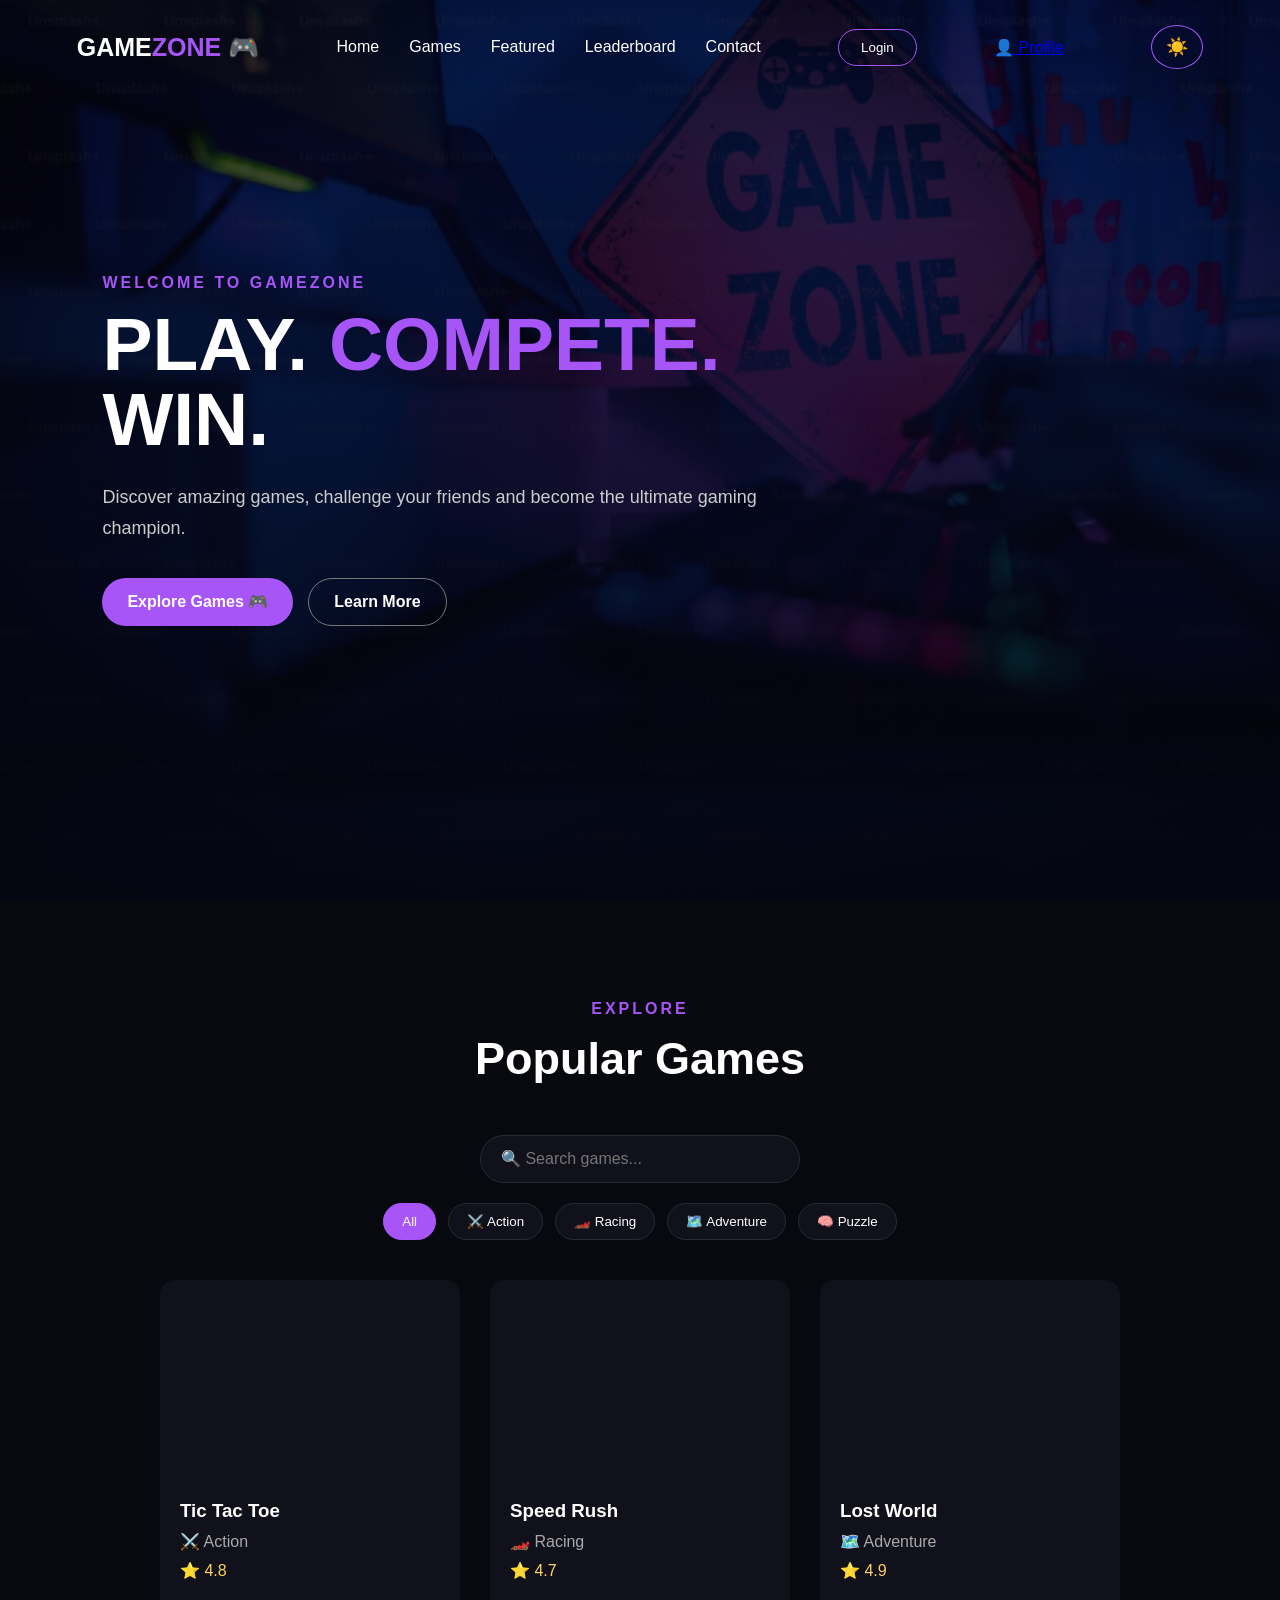
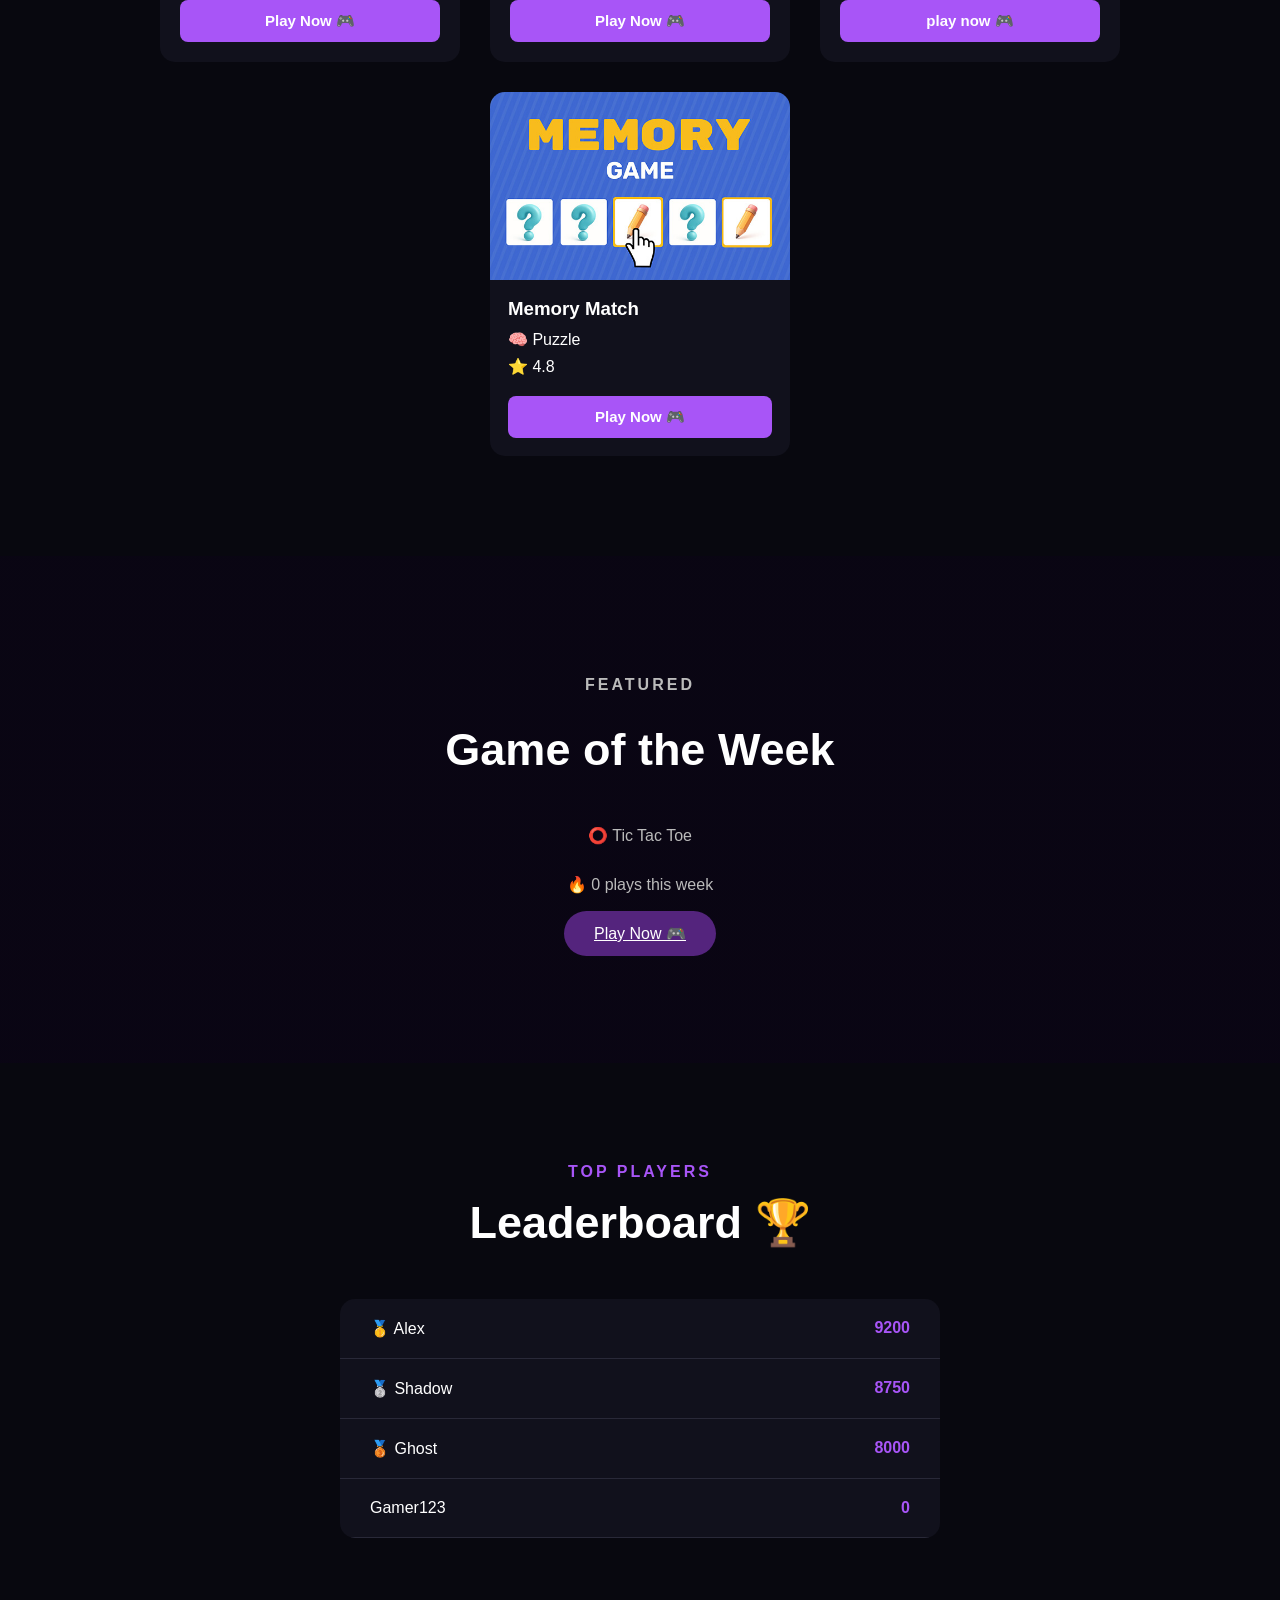
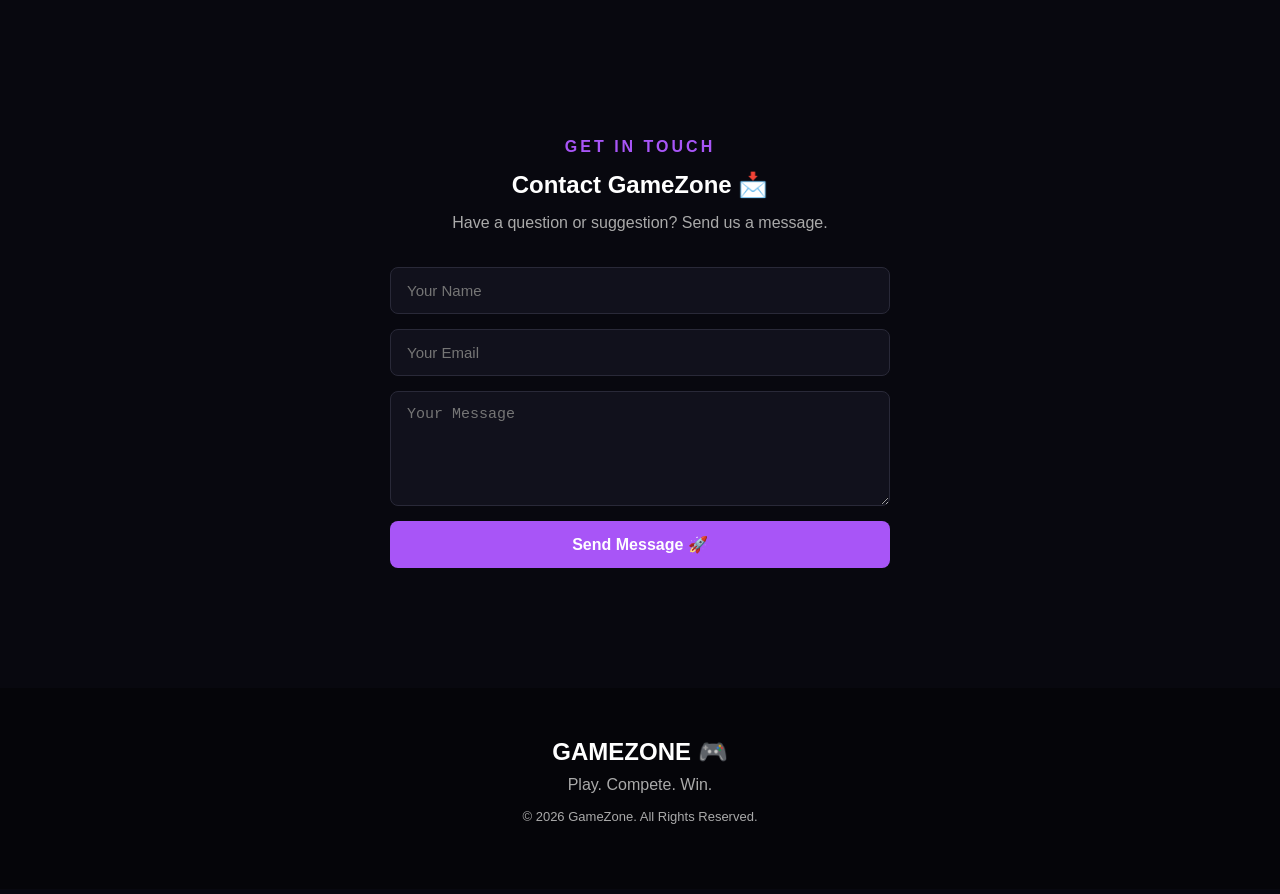
<file: index.html>
<!DOCTYPE html>
<html lang="en">

<head>
    <meta charset="UTF-8">
    <meta name="viewport" content="width=device-width, initial-scale=1.0">

    <title>GameZone | Play. Compete. Win.</title>

    <link rel="stylesheet" href="style.css">
</head>


<body>

    <!-- LOADING SCREEN -->

<div class="loader" id="loader">

    <div class="loader-content">

        <div class="loader-logo">
            GAME<span>ZONE</span> 🎮
        </div>

        <div class="loading-bar">
            <div class="loading-progress"></div>
        </div>

        <p>Loading GameZone...</p>

    </div>

</div>

    <!-- NAVBAR -->

    <header>
        <nav class="navbar">

            <a href="#" class="logo">
                GAME<span>ZONE</span> 🎮
            </a>

            <button class="menu-toggle" id="menuToggle">☰</button>

            <ul class="nav-links">
                <li><a href="#home">Home</a></li>
                <li><a href="#games">Games</a></li>
                <li><a href="#featured">Featured</a></li>
                <li><a href="#leaderboard">Leaderboard</a></li>
                <li><a href="#contact">Contact</a></li>
            </ul>

            <button class="login-btn">Login</button> 
            <a href="profile.html" class="profile-btn">
                👤 Profile
            </a>
            <button id="themeToggle" class="theme-btn">☀️</button>


        </nav>
    </header>


    <!-- HERO SECTION -->

    <main>

        <section id="home" class="hero">

            <div class="hero-content">

                <p class="small-title">WELCOME TO GAMEZONE</p>

                <h1>
                    PLAY.
                    <span>COMPETE.</span>
                    WIN.
                </h1>

                <p class="description">
                    Discover amazing games, challenge your friends
                    and become the ultimate gaming champion.
                </p>

                <div class="hero-buttons">

                    <a href="#games" class="play-btn">
                        Explore Games 🎮
                    </a>

                    <a href="#featured" class="learn-btn">
                        Learn More
                    </a>

                </div>

            </div>

        </section>


        <!-- GAMES SECTION -->

        <section id="games" class="games-section scroll-reveal">

            <p class="section-small-title">EXPLORE</p>

            <h2>Popular Games</h2>

            <!-- SEARCH -->

<div class="game-controls">

    <input
        type="text"
        id="gameSearch"
        placeholder="🔍 Search games..."
    >

    <div class="category-buttons">

        <button class="category-btn active" data-category="all">
            All
        </button>

        <button class="category-btn" data-category="action">
            ⚔️ Action
        </button>

        <button class="category-btn" data-category="racing">
            🏎️ Racing
        </button>

        <button class="category-btn" data-category="adventure">
            🗺️ Adventure
        </button>

        <button class="category-btn" data-category="Puzzle">
           🧠 Puzzle 
        </button>

    </div>

</div>

            <div class="game-container">

    <!-- GAME 1 -->
    <div class="game-card"  data-category="action">

        <div class="game-image action"></div>

        <div class="game-info">
            <h3>Tic Tac Toe</h3>
            <p>⚔️ Action</p>
            <span>⭐ 4.8</span>

            <a href="tictactoe.html" class="play-game-btn">
                Play Now 🎮
            </a>
        </div>

    </div>


    <!-- GAME 2 -->
    <div class="game-card" data-category="racing">

        <div class="game-image racing"></div>

        <div class="game-info">
            <h3>Speed Rush</h3>
            <p>🏎️ Racing</p>
            <span>⭐ 4.7</span>

            <a href="speedrush.html" class="play-game-btn">
    Play Now 🎮
</a>
        </div>

    </div>


    <!-- GAME 3 -->
    <div class="game-card" data-category="adventure">

        <div class="game-image adventure"></div>

        <div class="game-info">
            <h3>Lost World</h3>
            <p>🗺️ Adventure</p>
            <span>⭐ 4.9</span>

            <a href="lostworld.html" class="play-game-btn">
                play now 🎮
                </a>
        </div>

    </div>

    <!-- MEMORY MATCH GAME -->

<div class="game-card memory-card">

    <img src="memorymatchimg.jpeg" alt="Memory Match">

    <div class="game-card-content">

        <h3>Memory Match</h3>

        <p>🧠 Puzzle</p>

        <p>⭐ 4.8</p>

        <a href="memorymatch.html" class="play-game-btn">
            Play Now 🎮
        </a>

    </div>

</div>

</div>

        </section>


       <!-- FEATURED SECTION -->

<section id="featured" class="featured scroll-reveal">

    <p class="section-small-title">FEATURED</p>

    <h2>Game of the Week</h2>

    <p id="featuredGameName">
        Loading...
    </p>

    <p id="featuredGamePlays">
        🔥 Loading play count...
    </p>

    <a
        id="featuredPlayButton"
        class="play-now"
        href="#"
    >
        Play Now 🎮
    </a>

</section>


        <!-- LEADERBOARD -->

        <section id="leaderboard" class="leaderboard scroll-reveal">

    <p class="section-small-title">TOP PLAYERS</p>

    <h2>Leaderboard 🏆</h2>

    <div class="leaderboard-box" id="leaderboardBox">

        <div class ="player" data-score="9200">
            <span>Alex</span>
            <strong>9200</strong>
        </div>

        <div class="player" data-score="8750">
            <span>Shadow</span>
            <strong>8750</strong>
        </div>

        <div class="player" data-score="8000">
            <span>Ghost</span>
            <strong>8000</strong>
        </div>

        <div class="player" id="currentPlayer" data-score="0">
            <span>Gamer123</span>
            <strong id="playerScore">0</strong>
        </div>

    </div>

</section>

    </main>

    <!-- CONTACT SECTION -->

<section id="contact" class="contact-section scroll-reveal">

    <p class="section-small-title">GET IN TOUCH</p>

    <h2>Contact GameZone 📩</h2>

    <p class="contact-description">
        Have a question or suggestion? Send us a message.
    </p>

    <form id="contactForm" class="contact-form">

        <input
            type="text"
            id="contactName"
            placeholder="Your Name"
        >

        <input
            type="email"
            id="contactEmail"
            placeholder="Your Email"
        >

        <textarea
            id="contactMessage"
            placeholder="Your Message"
            rows="5"
        ></textarea>

        <button type="submit">
            Send Message 🚀
        </button>

        <p id="contactStatus"></p>

    </form>

</section>


    <!-- FOOTER -->

    <footer>

        <h2>GAMEZONE 🎮</h2>

        <p>
            Play. Compete. Win.
        </p>

        <p class="copyright">
            © 2026 GameZone. All Rights Reserved.
        </p>

    </footer>

    <!-- LOGIN POPUP -->

<div class="login-overlay" id="loginOverlay">

    <div class="login-box">

        <button class="close-login" id="closeLogin">×</button>

        <h2>Welcome Back 🎮</h2>

        <p>Login to your GameZone account</p>

        <input
            type="text"
            id="username"
            placeholder="Username"
        >

        <input
            type="password"
            id="password"
            placeholder="Password"
        >

        <button class="login-submit" id="loginSubmit">
            Login
        </button>

        <p class="login-message" id="loginMessage"></p>

    </div>

</div>

    <!-- BACK TO TOP BUTTON -->

<button id="backToTop" class="back-to-top">
    ↑
</button>

 <script src="script.js"></script>
    

</body>

</html>
</file>
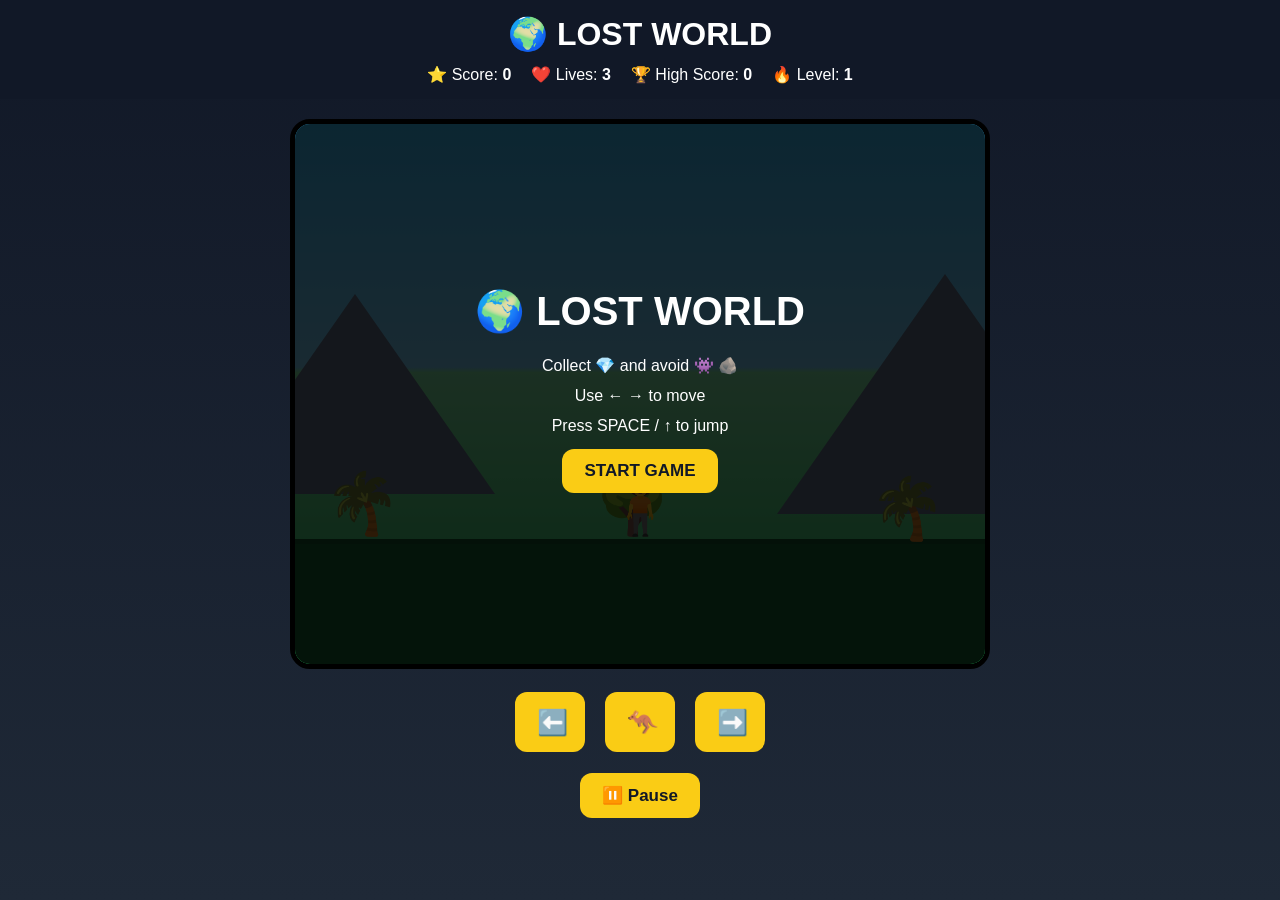
<file: lostworld.html>
<!DOCTYPE html>
<html lang="en">
<head>
    <meta charset="UTF-8">
    <meta name="viewport" content="width=device-width, initial-scale=1.0">
    <title>Lost World | GameZone</title>
    <link rel="stylesheet" href="lostworld.css">
</head>
<body>

<header>
    <h1>🌍 LOST WORLD</h1>

    <div class="game-info">
        <span>⭐ Score: <b id="score">0</b></span>
        <span>❤️ Lives: <b id="lives">3</b></span>
        <span>🏆 High Score: <b id="highScore">0</b></span>
        <span>🔥 Level: <b id="level">1</b></span>
    </div>
</header>

<main>

    <div id="gameArea">

        <div class="mountain mountain1"></div>
        <div class="mountain mountain2"></div>

        <div class="tree tree1">🌴</div>
        <div class="tree tree2">🌴</div>
        <div class="tree tree3">🌳</div>

        <div id="player">🧍</div>

        <div id="treasure">💎</div>

        <div id="enemy">👾</div>

        <div id="obstacle">🪨</div>

        <div id="startScreen">
            <h2>🌍 LOST WORLD</h2>
            <p>Collect 💎 and avoid 👾 🪨</p>
            <p>Use ← → to move</p>
            <p>Press SPACE / ↑ to jump</p>
            <button id="startButton">START GAME</button>
        </div>

        <div id="countdown"></div>

        <div id="pauseScreen">
            <h2>⏸️ PAUSED</h2>
            <button id="resumeButton">RESUME</button>
        </div>

        <div id="gameOverScreen">
            <h2>💀 GAME OVER</h2>
            <p>Your Score: <b id="finalScore">0</b></p>
            <button id="restartButton">PLAY AGAIN</button>
        </div>

    </div>

    <div class="controls">
        <button id="leftButton">⬅️</button>
        <button id="jumpButton">🦘</button>
        <button id="rightButton">➡️</button>
    </div>

    <div class="buttons">
        <button id="pauseButton">⏸️ Pause</button>
    </div>

</main>

<script src="lostworld.js"></script>

</body>
</html>
</file>
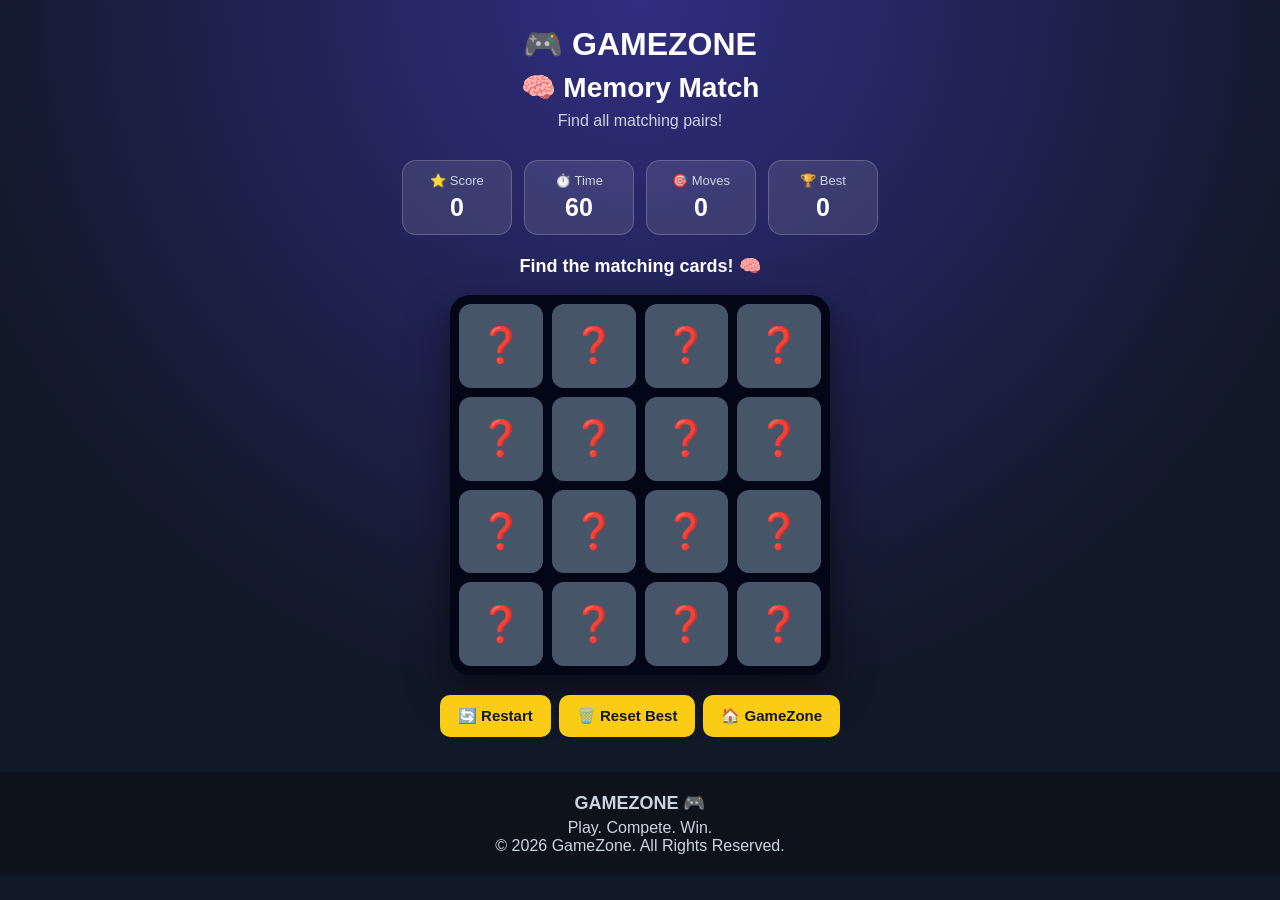
<file: memorymatch.html>
<!DOCTYPE html>
<html lang="en">

<head>
    <meta charset="UTF-8">
    <meta name="viewport" content="width=device-width, initial-scale=1.0">

    <title>Memory Match | GameZone</title>

    <link rel="stylesheet" href="memorymatch.css">
</head>

<body>

    <!-- HEADER -->

    <header>

        <h1>🎮 GAMEZONE</h1>

        <h2>🧠 Memory Match</h2>

        <p>Find all matching pairs!</p>

    </header>


    <!-- GAME INFORMATION -->

    <section class="game-info">

        <div class="info-box">
            <span>⭐ Score</span>
            <strong id="score">0</strong>
        </div>

        <div class="info-box">
            <span>⏱️ Time</span>
            <strong id="timer">60</strong>
        </div>

        <div class="info-box">
            <span>🎯 Moves</span>
            <strong id="moves">0</strong>
        </div>

        <div class="info-box">
            <span>🏆 Best</span>
            <strong id="bestScore">0</strong>
        </div>

    </section>


    <!-- GAME -->

    <main>

        <div id="gameMessage">
            Find the matching cards! 🧠
        </div>


        <!-- CARD BOARD -->

        <div id="gameBoard">

            <button class="card" data-card="0">
                <span class="card-front">❓</span>
                <span class="card-back"></span>
            </button>

            <button class="card" data-card="1">
                <span class="card-front">❓</span>
                <span class="card-back"></span>
            </button>

            <button class="card" data-card="2">
                <span class="card-front">❓</span>
                <span class="card-back"></span>
            </button>

            <button class="card" data-card="3">
                <span class="card-front">❓</span>
                <span class="card-back"></span>
            </button>

            <button class="card" data-card="4">
                <span class="card-front">❓</span>
                <span class="card-back"></span>
            </button>

            <button class="card" data-card="5">
                <span class="card-front">❓</span>
                <span class="card-back"></span>
            </button>

            <button class="card" data-card="6">
                <span class="card-front">❓</span>
                <span class="card-back"></span>
            </button>

            <button class="card" data-card="7">
                <span class="card-front">❓</span>
                <span class="card-back"></span>
            </button>

            <button class="card" data-card="8">
                <span class="card-front">❓</span>
                <span class="card-back"></span>
            </button>

            <button class="card" data-card="9">
                <span class="card-front">❓</span>
                <span class="card-back"></span>
            </button>

            <button class="card" data-card="10">
                <span class="card-front">❓</span>
                <span class="card-back"></span>
            </button>

            <button class="card" data-card="11">
                <span class="card-front">❓</span>
                <span class="card-back"></span>
            </button>

            <button class="card" data-card="12">
                <span class="card-front">❓</span>
                <span class="card-back"></span>
            </button>

            <button class="card" data-card="13">
                <span class="card-front">❓</span>
                <span class="card-back"></span>
            </button>

            <button class="card" data-card="14">
                <span class="card-front">❓</span>
                <span class="card-back"></span>
            </button>

            <button class="card" data-card="15">
                <span class="card-front">❓</span>
                <span class="card-back"></span>
            </button>

        </div>


        <!-- RESULT -->

        <div id="resultBox">

            <h2 id="resultTitle"></h2>

            <p id="resultMessage"></p>

            <button id="playAgainButton">
                🔄 Play Again
            </button>

        </div>


        <!-- BUTTONS -->

        <div class="controls">

            <button id="restartButton">
                🔄 Restart
            </button>

            <button id="resetBestButton">
                🗑️ Reset Best
            </button>

            <button id="backButton">
                🏠 GameZone
            </button>

        </div>

    </main>


    <!-- FOOTER -->

    <footer>

        <p>GAMEZONE 🎮</p>

        <p>Play. Compete. Win.</p>

        <p>© 2026 GameZone. All Rights Reserved.</p>

    </footer>


    <script src="memorymatch.js"></script>

</body>

</html>
</file>
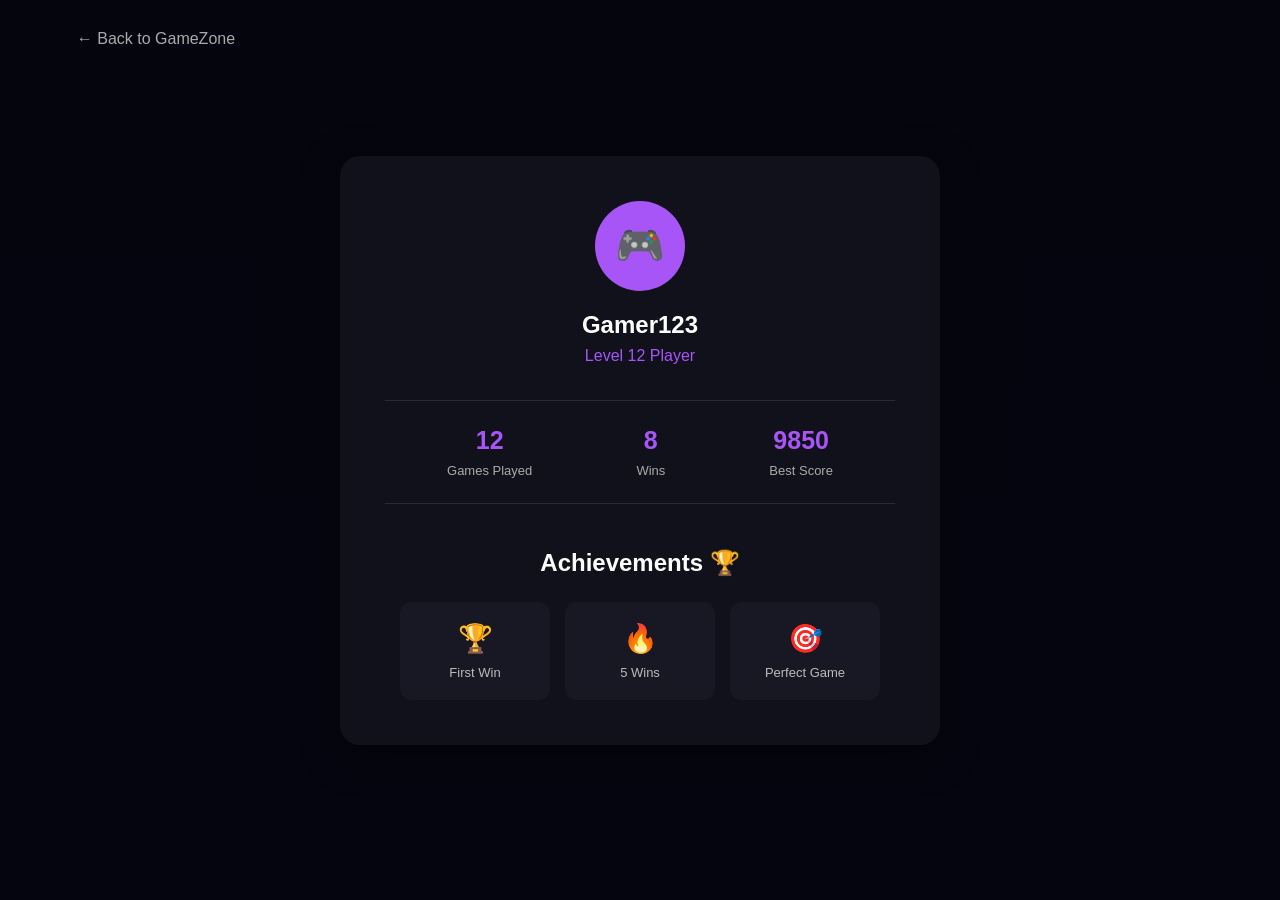
<file: profile.html>
<!DOCTYPE html>
<html lang="en">

<head>
    <meta charset="UTF-8">
    <meta name="viewport" content="width=device-width, initial-scale=1.0">

    <title>GameZone | Player Profile</title>

    <link rel="stylesheet" href="style.css">
</head>

<body>

    <section class="profile-page">

        <a href="index.html" class="back-btn">
            ← Back to GameZone
        </a>

        <div class="profile-card">

            <div class="profile-avatar">
                🎮
            </div>

            <h1>Gamer123</h1>

            <p class="profile-level">
                Level 12 Player
            </p>

            <!-- STATS -->

            <div class="profile-stats">

                <div class="stat">
                    <strong>12</strong>
                    <span>Games Played</span>
                </div>

                <div class="stat">
                    <strong>8</strong>
                    <span>Wins</span>
                </div>

                <div class="stat">
                    <strong>9850</strong>
                    <span>Best Score</span>
                </div>

            </div>


            <!-- ACHIEVEMENTS -->

            <h2>Achievements 🏆</h2>

            <div class="achievements">

                <div class="achievement">
                    🏆
                    <span>First Win</span>
                </div>

                <div class="achievement">
                    🔥
                    <span>5 Wins</span>
                </div>

                <div class="achievement">
                    🎯
                    <span>Perfect Game</span>
                </div>

            </div>

        </div>

    </section>

</body>

</html>
</file>
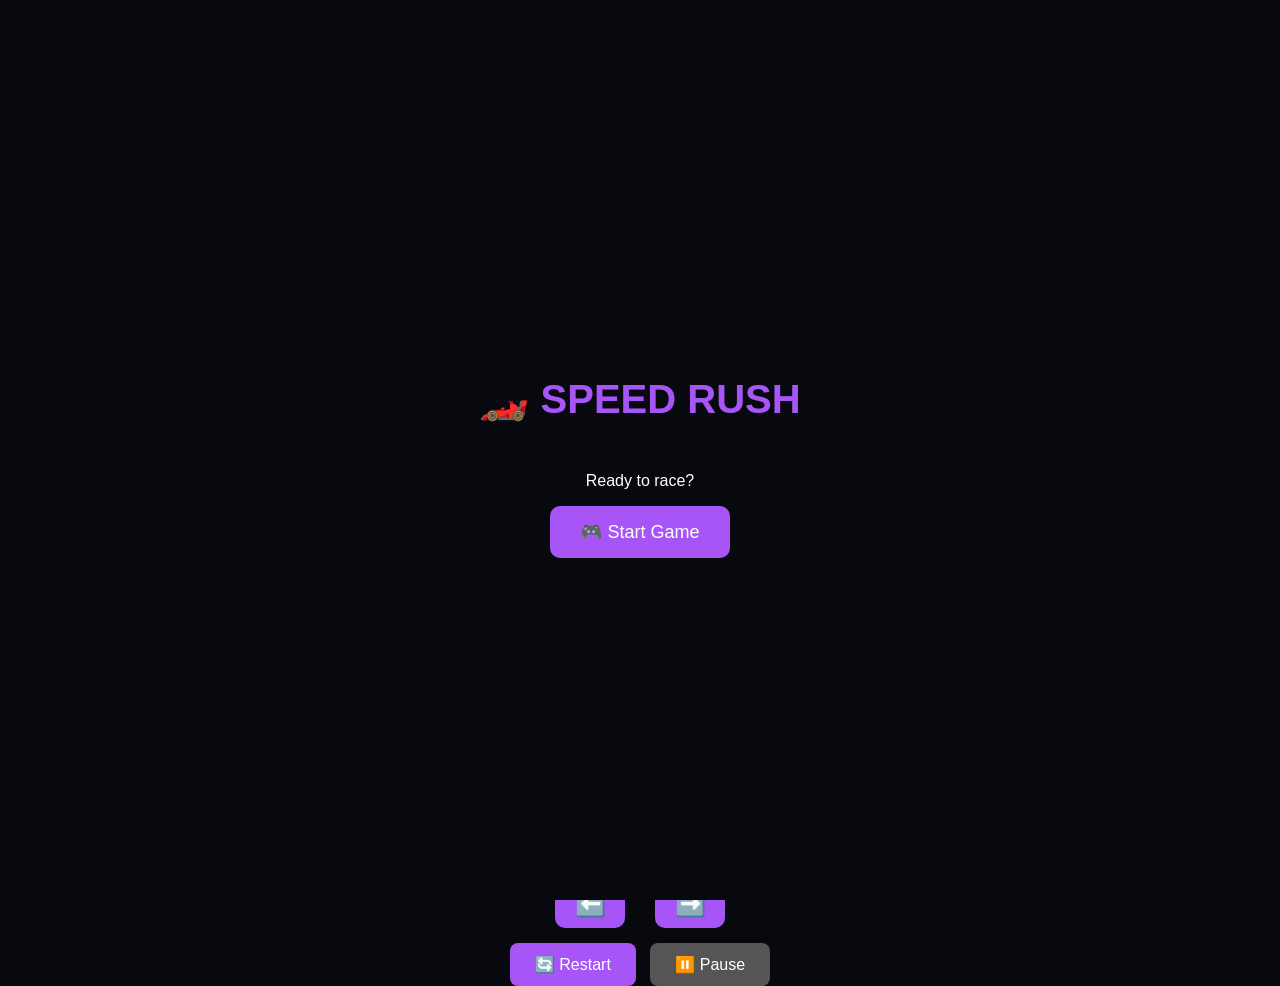
<file: speedrush.html>
<!DOCTYPE html>
<html lang="en">

<head>

    <meta charset="UTF-8">

    <meta name="viewport"
          content="width=device-width, initial-scale=1.0">

    <title>GameZone | Speed Rush</title>

</head>

<style>

body {
    margin: 0;
    background: #08080f;
    color: white;
    font-family: Arial, sans-serif;
    text-align: center;
}

h1 {
    color: #a855f7;
    margin-top: 25px;
}

#raceArea {
    position: relative;

    width: 350px;
    height: 550px;

    margin: 25px auto;

    background: #444;

    border-left: 30px solid #222;
    border-right: 30px solid #222;

    overflow: hidden;
}

#playerCar {
    position: absolute;

    bottom: 30px;
    left: 50%;

    transform: translateX(-50%);

    font-size: 45px;
    z-index:5;

    transition: left 0.15s ease;
}

#obstacle {
    position: absolute;

    top: 20px;
    left: 50%;

    transform: translateX(-50%);

    font-size: 45px;

    z-index: 5;
}

#restartButton {
    padding: 12px 25px;

    border: none;
    border-radius: 8px;

    background: #a855f7;
    color: white;

    font-size: 16px;

    cursor: pointer;
}

#raceArea::before {
    content: "";

    position: absolute;

    left: 50%;
    top: 0;

    transform: translateX(-50%);

    width: 6px;
    height: 100%;

    background: repeating-linear-gradient(
        to bottom,
        white 0px,
        white 50px,
        transparent 50px,
        transparent 100px
    );

    z-index: 1;
}

.mobile-controls {
    display: flex;
    justify-content: center;
    gap: 30px;
    margin: 15px;
}

.mobile-controls button {
    width: 70px;
    height: 50px;

    font-size: 25px;

    border: none;
    border-radius: 10px;

    background: #a855f7;
    color: white;

    cursor: pointer;
}

#startScreen {
    position: fixed;

    top: 0;
    left: 0;

    width: 100%;
    height: 100%;

    background: #08080f;

    display: flex;
    flex-direction: column;

    justify-content: center;
    align-items: center;

    z-index: 1000;
}

#startScreen h2 {
    font-size: 40px;
    color: #a855f7;
}

#startButton {
    padding: 15px 30px;

    border: none;
    border-radius: 10px;

    background: #a855f7;
    color: white;

    font-size: 18px;

    cursor: pointer;
}


#pauseButton {
    padding: 12px 25px;

    border: none;
    border-radius: 8px;

    background: #555;
    color: white;

    font-size: 16px;

    cursor: pointer;

    margin-left: 10px;
}

#gameOverScreen {
    display: none;

    animation: gameOverPop 0.3s ease;

    position: fixed;

    top: 50%;
    left: 50%;

    transform: translate(-50%, -50%);

    width: 300px;

    padding: 30px;

    background: #111;

    border: 2px solid #a855f7;

    border-radius: 15px;

    z-index: 3000;
}

#gameOverScreen h2 {
    color: #ff4444;
}

#finalScore {
    font-size: 40px;
    color: #a855f7;
}

#playAgainButton {
    padding: 12px 25px;

    border: none;
    border-radius: 8px;

    background: #a855f7;

    color: white;

    font-size: 16px;

    cursor: pointer;
}

@keyframes gameOverPop {

    from {
        transform: translate(-50%, -50%) scale(0.5);
        opacity: 0;
    }

    to {
        transform: translate(-50%, -50%) scale(1);
        opacity: 1;
    }

}
#raceArea::after {
    content: "";

    position: absolute;

    top: 0;
    bottom: 0;

    left: 8px;

    width: 5px;

    background: #7b4242;

    z-index: 2;
}

#raceArea::before {
    content: "";

    position: absolute;

    top: 0;
    bottom: 0;

    right: 8px;

    width: 5px;

    background: #ff4444;

    z-index: 2;
}

#raceArea::before,
#raceArea::after {
    display: none;
}

#raceArea {
    box-shadow:
        inset 8px 0 #ff4444,
        inset -8px 0 #ff4444;
}

.center-line {
    position: absolute;

    left: 50%;
    top: 0;

    transform: translateX(-50%);

    width: 6px;
    height: 100%;

    background: repeating-linear-gradient(
        to bottom,
        white 0px,
        white 50px,
        transparent 50px,
        transparent 100px
    );

    z-index: 1;
    animation: roadMove 1s linear infinite;
}

@keyframes roadMove {

    from {
        background-position: 0 0;
    }

    to {
        background-position: 0 100px;
    }

}

#countdown {
    position: fixed;

    top: 50%;
    left: 50%;

    transform: translate(-50%, -50%);

    font-size: 70px;

    font-weight: bold;

    color: #0e0e0f;

    z-index: 2000;

    animation: countdownPop 0.8s ease;
}

@keyframes countdownPop {

    from {
        transform: translate(-50%, -50%) scale(0.3);
        opacity: 0;
    }

    to {
        transform: translate(-50%, -50%) scale(1);
        opacity: 1;
    }

}

#gameStatus {
    font-weight: bold;
    transition: transform 0.2s;
}

@keyframes crashShake {

    0% {
        transform: translate(0, 0);
    }

    25% {
        transform: translate(-8px, 4px);
    }

    50% {
        transform: translate(8px, -4px);
    }

    75% {
        transform: translate(-5px, 3px);
    }

    100% {
        transform: translate(0, 0);
    }

}

#pauseOverlay {
    display: none;

    position: fixed;

    top: 50%;
    left: 50%;

    transform: translate(-50%, -50%);

    font-size: 45px;
    font-weight: bold;

    color: white;

    background: rgba(0, 0, 0, 0.8);

    padding: 25px 35px;

    border-radius: 15px;

    z-index: 2500;
}

#coin {
    position: absolute;

    top: -60px;
    left: 50%;

    transform: translateX(-50%);

    font-size: 35px;

    z-index: 5;
    filter: drop-shadow(0 0 8px gold);

    animation: coinSpin 1s linear infinite;
}

@keyframes coinSpin {

    0% {
        transform: translateX(-50%) rotateY(0deg);
    }

    50% {
        transform: translateX(-50%) rotateY(180deg);
    }

    100% {
        transform: translateX(-50%) rotateY(360deg);
    }

}
</style>


<body>

    <div id="startScreen">

    <h2>🏎️ SPEED RUSH</h2>

    <p>Ready to race?</p>

    <button id="startButton">
        🎮 Start Game
    </button>

</div>

<div id="countdown"></div>

    <h1>🏎️ Speed Rush</h1>

    <p>Use ⬅️ and ➡️ to move</p>


    <div id="raceArea">

        <div class="center-line"></div>

        <div id="playerCar">🚗</div>

        <div id="obstacle">🚧</div>

        <div id="coin">🪙</div>

    </div>


    <p>
        🏆 Score:
        <strong id="score">0</strong>
    </p>

    <p>
    ⚡ Level:
    <strong id="level">1</strong>
    </p>

    <p>
    ❤️ Lives:
    <strong id="lives">❤️❤️❤️</strong>
</p>

    <p>
    🏆 High Score:
    <strong id="highScore">0</strong>
</p>


    <p id="gameStatus">
        🎮 Game Started!
    </p>

    <div class="mobile-controls">

    <button id="leftBtn">⬅️</button>

    <button id="rightBtn">➡️</button>

</div>


    <button id="restartButton">
        🔄 Restart
    </button>

    <button id="pauseButton">
    ⏸️ Pause 
</button>

    <audio id="crashSound" src="crash.mp3"></audio>

    <audio id="coinSound" src="coin.mp4"></audio>

    <div id="gameOverScreen">

    <p>TEST GAME OVER</p>

    <h2>💥 GAME OVER</h2>

    <p>Your Score</p>

    <strong id="finalScore">0</strong>

    <p id="lastScore"></p>

    <p id="bestScore"></p>

    <br><br>

    <button id="playAgainButton">
        🔄 Play Again
    </button>

</div>

<script src="speedrush.js"></script>

</body>

</html>
</file>
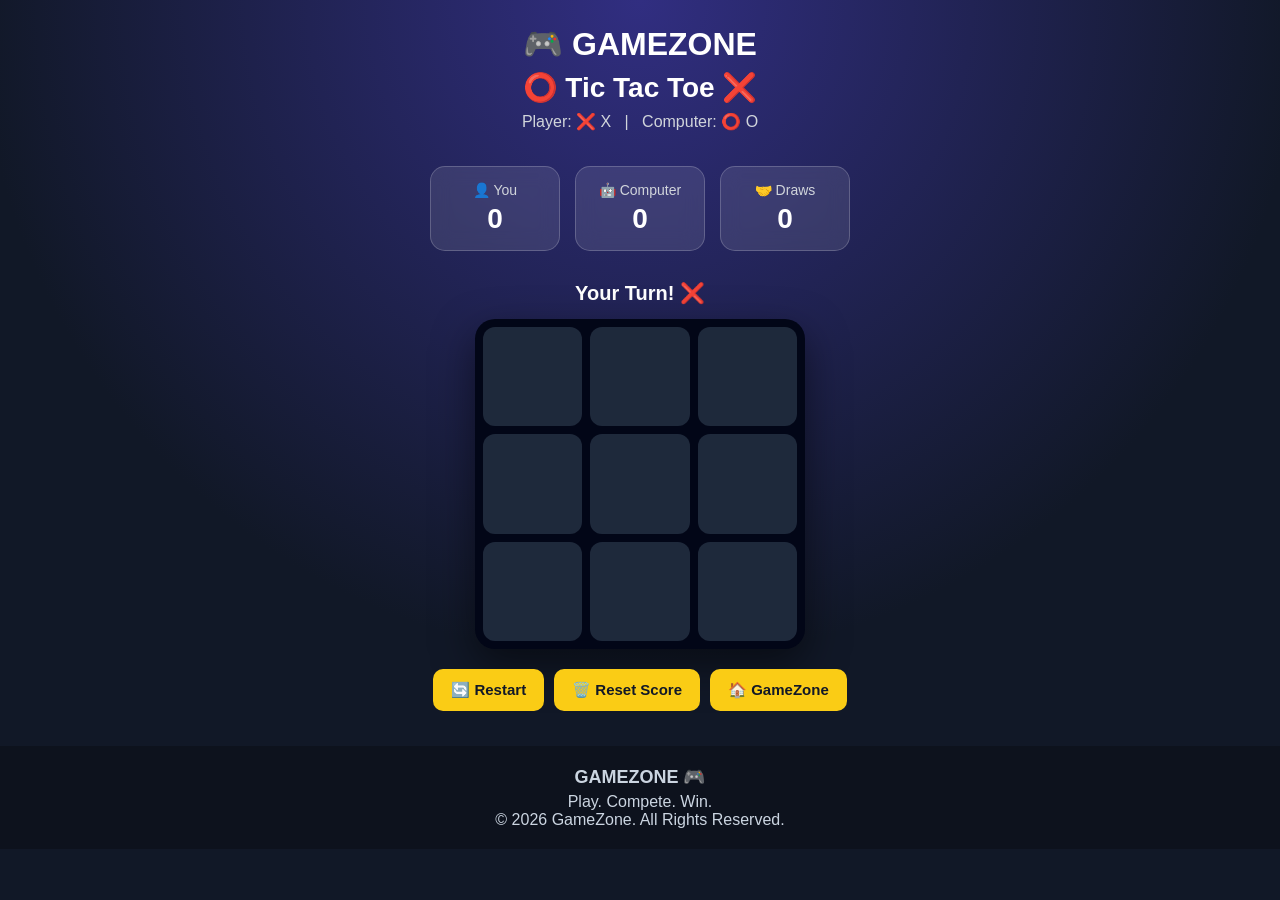
<file: tictactoe.html>
<!DOCTYPE html>
<html lang="en">

<head>
    <meta charset="UTF-8">
    <meta name="viewport" content="width=device-width, initial-scale=1.0">

    <title>Tic Tac Toe | GameZone</title>

    <link rel="stylesheet" href="tictactoe.css">
</head>

<body>

    <!-- HEADER -->
    <header>

        <h1>🎮 GAMEZONE</h1>

        <h2>⭕ Tic Tac Toe ❌</h2>

        <p>Player: ❌ X &nbsp; | &nbsp; Computer: ⭕ O</p>

    </header>


    <!-- SCOREBOARD -->

    <section class="scoreboard">

        <div class="score-card">
            <span>👤 You</span>
            <strong id="playerScore">0</strong>
        </div>

        <div class="score-card">
            <span>🤖 Computer</span>
            <strong id="computerScore">0</strong>
        </div>

        <div class="score-card">
            <span>🤝 Draws</span>
            <strong id="drawScore">0</strong>
        </div>

    </section>


    <!-- GAME -->

    <main>

        <div id="gameMessage">
            Your Turn! ❌
        </div>


        <div id="gameBoard">

            <button class="cell" data-index="0"></button>
            <button class="cell" data-index="1"></button>
            <button class="cell" data-index="2"></button>

            <button class="cell" data-index="3"></button>
            <button class="cell" data-index="4"></button>
            <button class="cell" data-index="5"></button>

            <button class="cell" data-index="6"></button>
            <button class="cell" data-index="7"></button>
            <button class="cell" data-index="8"></button>

        </div>


        <!-- RESULT -->

        <div id="resultBox">

            <h2 id="resultTitle"></h2>

            <p id="resultMessage"></p>

            <button id="playAgainButton">
                🔄 Play Again
            </button>

        </div>


        <!-- CONTROLS -->

        <div class="controls">

            <button id="restartButton">
                🔄 Restart
            </button>

            <button id="resetScoreButton">
                🗑️ Reset Score
            </button>

            <button id="backButton">
                🏠 GameZone
            </button>

        </div>

    </main>


    <!-- FOOTER -->

    <footer>

        <p>GAMEZONE 🎮</p>

        <p>Play. Compete. Win.</p>

        <p>© 2026 GameZone. All Rights Reserved.</p>

    </footer>


    <script src="tictactoe.js"></script>

</body>

</html>
</file>
<file: style.css>
* {
    margin: 0;
    padding: 0;
    box-sizing: border-box;
}

html {
    scroll-behavior: smooth;
}

body {
    font-family: Arial, sans-serif;
    background: #08080f;
    color: white;
}


/* ================= NAVBAR ================= */

header {
    position: absolute;
    width: 100%;
    top: 0;
    left: 0;
    z-index: 100;
    padding: 25px 6%;
}

.navbar {
    display: flex;
    align-items: center;
    justify-content: space-between;
}

.logo {
    color: white;
    text-decoration: none;
    font-size: 25px;
    font-weight: bold;
}

.logo span {
    color: #a855f7;
}

.nav-links {
    display: flex;
    list-style: none;
    gap: 30px;
}

.nav-links a {
    color: white;
    text-decoration: none;
    transition: 0.3s;
}

.nav-links a:hover {
    color: #a855f7;
}

.login-btn {
    padding: 10px 22px;
    border: 1px solid #a855f7;
    background: transparent;
    color: white;
    border-radius: 20px;
    cursor: pointer;
}


/* ================= HERO ================= */

.hero {
    min-height: 100vh;

    display: flex;
    align-items: center;

    padding: 120px 8%;

    background:
        linear-gradient(rgba(5,5,15,0.7), rgba(5,5,15,0.95)),
        url("./gamezone.png");

    background-size: cover;
    background-position: center;
}

.hero-content {
    max-width: 700px;
}

.small-title,
.section-small-title {
    color: #a855f7;
    font-weight: bold;
    letter-spacing: 3px;
    margin-bottom: 15px;
}

.hero h1 {
    font-size: 75px;
    line-height: 1;
    margin-bottom: 25px;
}

.hero h1 span {
    color: #a855f7;
}

.description {
    color: #cccccc;
    font-size: 18px;
    line-height: 1.7;
    margin-bottom: 35px;
}

.hero-buttons {
    display: flex;
    gap: 15px;
}

.play-btn,
.learn-btn {
    text-decoration: none;
    padding: 14px 25px;
    border-radius: 25px;
    font-weight: bold;
}

.play-btn {
    background: #a855f7;
    color: white;
}

.learn-btn {
    border: 1px solid #777;
    color: white;
}


/* ================= GAMES ================= */

.games-section {
    padding: 100px 8%;
    text-align: center;
}

.games-section h2,
.featured h2,
.leaderboard h2 {
    font-size: 45px;
    margin-bottom: 50px;
}

.game-container {
    display: flex;
    justify-content: center;
    gap: 30px;
    flex-wrap: wrap;
}

.game-card {
    width: 300px;
    background: #11111c;
    border-radius: 15px;
    overflow: hidden;
    transition: 0.3s;
}

.game-card:hover {
    transform: translateY(-10px);
}

.game-image {
    height: 200px;
    background-size: cover;
    background-position: center;
}

.action {
    background-image:
        url("https://images.unsplash.com/photo-1511512578047-dfb367046420");
}

.racing {
    background-image:
        url("https://images.unsplash.com/photo-1503736334956-4c8f8e92946d");
}

.adventure {
    background-image:
        url("https://images.unsplash.com/photo-1531297484001-80022131f5a1");
}

.game-info {
    padding: 20px;
    text-align: left;
}

.game-info h3 {
    margin-bottom: 10px;
}

.game-info p {
    color: #aaa;
    margin-bottom: 10px;
}

.game-info span {
    color: #ffd166;
}


/* ================= FEATURED ================= */

.featured {
    padding: 120px 8%;
    text-align: center;

    background:
        linear-gradient(rgba(10,5,20,0.8), rgba(10,5,20,0.9)),
        url("https://images.unsplash.com/photo-1550745165-9bc0b252726f");

    background-size: cover;
    background-position: center;
}

.featured p {
    color: #bbb;
    margin-bottom: 30px;
}

.play-now {
    background: #54247d;
    color: white;
    border: none;
    padding: 14px 30px;
    border-radius: 25px;
    cursor: pointer;
}


/* ================= LEADERBOARD ================= */

.leaderboard {
    padding: 100px 8%;
    text-align: center;
}

.leaderboard-box {
    max-width: 600px;
    margin: auto;
    background: #11111c;
    border-radius: 15px;
    overflow: hidden;
}

.player {
    display: flex;
    justify-content: space-between;
    padding: 20px 30px;
    border-bottom: 1px solid #292938;
}

.player strong {
    color: #a855f7;
}


/* ================= FOOTER ================= */

footer {
    text-align: center;
    padding: 50px 20px;
    background: #050509;
}

footer h2 {
    margin-bottom: 10px;
}

footer p {
    color: #aaa;
    margin-bottom: 15px;
}

.copyright {
    font-size: 13px;
}

/* PLAY GAME BUTTON */

.play-game-btn {
    width: 100%;
    margin-top: 20px;
    padding: 12px;
    border: none;
    border-radius: 8px;

    background: #a855f7;
    color: white;

    font-size: 15px;
    font-weight: bold;

    cursor: pointer;
    transition: 0.3s;

    display: block;
    text-align: center;
    text-decoration: none;
}

.play-game-btn:hover {
    background: #c084fc;
    transform: scale(1.03);
}

/* ================= TIC TAC TOE ================= */

.tic-section {
    min-height: 100vh;

    display: flex;
    flex-direction: column;
    justify-content: center;
    align-items: center;

    background: #08080f;
    text-align: center;
}

.tic-section h1 {
    font-size: 45px;
    margin-bottom: 15px;
}

.game-status {
    color: #a855f7;
    font-size: 20px;
    margin-bottom: 30px;
}

.tic-board {
    width: 330px;
    height: 330px;

    display: grid;
    grid-template-columns: repeat(3, 1fr);

    gap: 8px;
}

.tic-board button {
    border: none;
    border-radius: 10px;

    background: #151521;

    color: white;

    font-size: 50px;
    font-weight: bold;

    cursor: pointer;

    transition: 0.2s;
}

.tic-board button:hover {
    background: #242435;
}

.restart-btn {
    margin-top: 30px;

    padding: 12px 25px;

    border: none;
    border-radius: 25px;

    background: #a855f7;
    color: white;

    font-size: 16px;
    font-weight: bold;

    cursor: pointer;
}

.restart-btn:hover {
    background: #c084fc;
}

.back-btn {
    color: #aaa;
    text-decoration: none;
}

.back-btn:hover {
    color: #a855f7;
}


/* ================= GAME SEARCH ================= */

.game-controls {
    margin-bottom: 40px;
}

#gameSearch {
    width: 320px;
    max-width: 90%;

    padding: 14px 20px;

    background: #11111c;
    border: 1px solid #292938;
    border-radius: 25px;

    color: white;
    font-size: 16px;

    outline: none;
}

#gameSearch:focus {
    border-color: #a855f7;
}

.category-buttons {
    margin-top: 20px;

    display: flex;
    justify-content: center;
    gap: 12px;
    flex-wrap: wrap;
}

.category-btn {
    padding: 10px 18px;

    border: 1px solid #292938;
    border-radius: 20px;

    background: #11111c;
    color: white;

    cursor: pointer;

    transition: 0.3s;
}

.category-btn:hover,
.category-btn.active {
    background: #a855f7;
    border-color: #a855f7;
}

.game-card.hidden {
    display: none;
}

.theme-btn {
    margin-left: 10px;
    padding: 10px 14px;
    border: 1px solid #a855f7;
    border-radius: 50%;
    background: transparent;
    color: white;
    cursor: pointer;
    font-size: 18px;
}

/* ================= LIGHT MODE ================= */

body.light-mode {
    background: #f5f5f5;
    color: #111;
}

body.light-mode .game-card,
body.light-mode .leaderboard-box {
    background: white;
}

body.light-mode .nav-links a {
    color: #111;
}

body.light-mode .description,
body.light-mode .game-info p {
    color: #555;
}

/* ================= LOGIN POPUP ================= */

.login-overlay {
    position: fixed;
    inset: 0;

    background: rgba(0, 0, 0, 0.75);

    display: none;
    justify-content: center;
    align-items: center;

    z-index: 1000;
}

.login-overlay.show {
    display: flex;
}

.login-box {
    width: 380px;
    max-width: 90%;

    background: #11111c;

    padding: 35px;

    border-radius: 15px;

    text-align: center;

    box-shadow: 0 10px 40px rgba(0,0,0,0.5);

    position: relative;
}

.login-box h2 {
    margin-bottom: 10px;
}

.login-box > p {
    color: #aaa;
    margin-bottom: 25px;
}

.login-box input {
    width: 100%;

    padding: 13px 15px;

    margin-bottom: 15px;

    background: #08080f;

    border: 1px solid #292938;

    border-radius: 8px;

    color: white;

    outline: none;
}

.login-box input:focus {
    border-color: #a855f7;
}

.login-submit {
    width: 100%;

    padding: 13px;

    border: none;

    border-radius: 8px;

    background: #a855f7;

    color: white;

    font-weight: bold;

    cursor: pointer;
}

.login-submit:hover {
    background: #c084fc;
}

.close-login {
    position: absolute;

    top: 12px;
    right: 15px;

    background: none;
    border: none;

    color: #aaa;

    font-size: 28px;

    cursor: pointer;
}

.close-login:hover {
    color: white;
}

.login-message {
    margin-top: 15px;
    font-size: 14px;
}


/* ================= PROFILE PAGE ================= */

.profile-page {
    min-height: 100vh;

    display: flex;
    flex-direction: column;
    align-items: center;
    justify-content: center;

    padding: 50px 20px;

    background:
        linear-gradient(
            rgba(5, 5, 15, 0.9),
            rgba(5, 5, 15, 0.98)
        );

    position: relative;
}

.profile-page .back-btn {
    position: absolute;
    top: 30px;
    left: 6%;

    color: #aaa;
    text-decoration: none;
}

.profile-page .back-btn:hover {
    color: #a855f7;
}

.profile-card {
    width: 600px;
    max-width: 95%;

    background: #11111c;

    padding: 45px;

    border-radius: 20px;

    text-align: center;

    box-shadow: 0 10px 40px rgba(0, 0, 0, 0.4);
}

.profile-avatar {
    width: 90px;
    height: 90px;

    margin: 0 auto 20px;

    display: flex;
    align-items: center;
    justify-content: center;

    border-radius: 50%;

    background: #a855f7;

    font-size: 40px;
}

.profile-card h1 {
    margin-bottom: 8px;
}

.profile-level {
    color: #a855f7;
    margin-bottom: 35px;
}


/* STATS */

.profile-stats {
    display: flex;
    justify-content: space-around;

    margin-bottom: 45px;

    padding: 25px 10px;

    border-top: 1px solid #292938;
    border-bottom: 1px solid #292938;
}

.stat {
    display: flex;
    flex-direction: column;
    gap: 8px;
}

.stat strong {
    font-size: 25px;
    color: #a855f7;
}

.stat span {
    color: #aaa;
    font-size: 13px;
}


/* ACHIEVEMENTS */

.profile-card h2 {
    margin-bottom: 25px;
}

.achievements {
    display: flex;
    justify-content: center;
    gap: 15px;
    flex-wrap: wrap;
}

.achievement {
    width: 150px;

    padding: 20px 10px;

    background: #181824;

    border-radius: 12px;

    display: flex;
    flex-direction: column;

    gap: 10px;

    font-size: 28px;
}

.achievement span {
    font-size: 13px;
    color: #bbb;
}



/* ================= ANIMATIONS ================= */

/* Game cards */

.game-card {
    transition: transform 0.3s ease, box-shadow 0.3s ease;
}

.game-card:hover {
    transform: translateY(-8px);
    box-shadow: 0 15px 35px rgba(168, 85, 247, 0.25);
}


/* Buttons */

.play-game-btn,
.play-btn,
.learn-btn,
.login-btn,
.profile-btn {
    transition: all 0.3s ease;
}

.play-game-btn:hover,
.play-btn:hover,
.learn-btn:hover {
    transform: translateY(-3px);
}


/* Navigation */

.nav-links a {
    transition: color 0.3s ease;
}

.nav-links a:hover {
    color: #a855f7;
}


/* Leaderboard players */

.player {
    transition: transform 0.25s ease, background 0.25s ease;
}

.player:hover {
    transform: translateX(8px);
    background: #181824;
}


/* Achievement cards */

.achievement {
    transition: transform 0.3s ease;
}

.achievement:hover {
    transform: translateY(-6px) scale(1.03);
}


/* Profile avatar */

.profile-avatar {
    transition: transform 0.4s ease;
}

.profile-avatar:hover {
    transform: rotate(8deg) scale(1.08);
}

/* ================= HERO ANIMATION ================= */

.hero-content {
    animation: heroAppear 1s ease;
}

@keyframes heroAppear {

    from {
        opacity: 0;
        transform: translateY(30px);
    }

    to {
        opacity: 1;
        transform: translateY(0);
    }

}



/* ================= MOBILE RESPONSIVE ================= */

@media (max-width: 768px) {

    /* Navbar */

    .navbar {
        padding: 15px 20px;
        flex-wrap: wrap;
    }

    .nav-links {
        display: none;
    }

    .login-btn,
    .profile-btn {
        padding: 8px 12px;
        font-size: 13px;
    }


    /* Hero */

    .hero {
        min-height: 90vh;
        padding: 30px 20px;
    }

    .hero-content h1 {
        font-size: 42px;
        line-height: 1.1;
    }

    .description {
        font-size: 15px;
    }

    .hero-buttons {
        flex-direction: column;
        align-items: center;
    }


    /* Games */

    .games-section {
        padding: 60px 20px;
    }

    .game-container {
        grid-template-columns: 1fr;
    }

    .game-card {
        width: 100%;
    }


    /* Search */

    #gameSearch {
        width: 90%;
    }

    .category-buttons {
        gap: 8px;
    }

    .category-btn {
        padding: 8px 12px;
        font-size: 13px;
    }


    /* Featured */

    .featured {
        padding: 60px 20px;
    }


    /* Leaderboard */

    .leaderboard {
        padding: 60px 20px;
    }

    .leaderboard-box {
        width: 100%;
    }


    /* Login */

    .login-box {
        width: 90%;
        padding: 30px 20px;
    }


    /* Tic Tac Toe */

    .tic-board {
        width: 290px;
        height: 290px;
    }

    .tic-board button {
        font-size: 40px;
    }


    /* Profile */

    .profile-card {
        padding: 30px 20px;
    }

    .profile-stats {
        gap: 10px;
    }

    .stat strong {
        font-size: 20px;
    }

    .stat span {
        font-size: 11px;
    }

}

/* ================= CONTACT ================= */

.contact-section {
    padding: 100px 20px;

    text-align: center;

    background: #08080f;
}

.contact-description {
    color: #aaa;
    margin: 15px 0 35px;
}

.contact-form {
    width: 500px;
    max-width: 95%;

    margin: auto;

    display: flex;
    flex-direction: column;

    gap: 15px;
}

.contact-form input,
.contact-form textarea {
    width: 100%;

    padding: 14px 16px;

    background: #11111c;

    border: 1px solid #292938;

    border-radius: 8px;

    color: white;

    font-size: 15px;

    outline: none;

    resize: vertical;
}

.contact-form input:focus,
.contact-form textarea:focus {
    border-color: #a855f7;
}

.contact-form button {
    padding: 14px;

    border: none;

    border-radius: 8px;

    background: #a855f7;

    color: white;

    font-size: 16px;

    font-weight: bold;

    cursor: pointer;

    transition: 0.3s;
}

.contact-form button:hover {
    background: #c084fc;

    transform: translateY(-2px);
}

#contactStatus {
    margin-top: 5px;

    color: #a855f7;

    font-size: 14px;
}

/* ================= LOADING SCREEN ================= */

.loader {
    position: fixed;
    inset: 0;

    background: #08080f;

    display: flex;
    justify-content: center;
    align-items: center;

    z-index: 9999;

    transition: opacity 0.5s ease,
                visibility 0.5s ease;
}

.loader.hide {
    opacity: 0;
    visibility: hidden;
}

.loader-content {
    width: 300px;
    max-width: 80%;

    text-align: center;
}

.loader-logo {
    font-size: 30px;
    font-weight: bold;

    margin-bottom: 25px;
}

.loader-logo span {
    color: #a855f7;
}

.loading-bar {
    width: 100%;
    height: 5px;

    background: #242435;

    border-radius: 10px;

    overflow: hidden;
}

.loading-progress {
    width: 0%;
    height: 100%;

    background: #a855f7;

    animation: loading 1.5s ease forwards;
}

.loader-content p {
    color: #aaa;
    font-size: 13px;
    margin-top: 15px;
}

@keyframes loading {

    from {
        width: 0%;
    }

    to {
        width: 100%;
    }

}

/* ================= SCROLL ANIMATION ================= */

.scroll-reveal {
    opacity: 0;
    transform: translateY(40px);
    transition: opacity 0.8s ease, transform 0.8s ease;
}

.scroll-reveal.show {
    opacity: 1;
    transform: translateY(0);
}


/* ================= MOBILE MENU ================= */

.menu-toggle {
    display: none;

    background: transparent;
    border: none;

    color: white;

    font-size: 25px;

    cursor: pointer;
}


/* Mobile */

@media (max-width: 768px) {

    .menu-toggle {
        display: block;
    }

    .nav-links {
        display: none;

        width: 100%;

        flex-direction: column;

        text-align: center;

        gap: 15px;

        padding: 20px 0;
    }

    .nav-links.mobile-show {
        display: flex;
    }

}

/* ================= BACK TO TOP ================= */

.back-to-top {
    position: fixed;

    bottom: 25px;
    right: 25px;

    width: 45px;
    height: 45px;

    border: none;
    border-radius: 50%;

    background: #a855f7;
    color: white;

    font-size: 22px;

    cursor: pointer;

    display: none;

    z-index: 999;

    transition: 0.3s;
}

.back-to-top:hover {
    transform: translateY(-5px);
    background: #c084fc;
}

.back-to-top.show {
    display: block;
}


/* =========================
   MEMORY MATCH CARD FIX
========================= */

.memory-card {
    overflow: hidden;
}

.memory-card img {
    width: 100%;
    height: 188px;
    object-fit: cover;
    display: block;
}

.memory-card .game-card-content {
    padding: 18px;
}

.memory-card h3 {
    margin-bottom: 10px;
    text-align: left;
}

.memory-card p {
    margin-bottom: 8px;
    text-align: left;
}

.memory-card .play-btn {
    display: block;
    width: 100%;
    text-align: center;
}

@media (max-width: 768px) {

    .memory-card img {
        height: 180px;
    }

}
</file>
<file: lostworld.css>
* {
    box-sizing: border-box;
    margin: 0;
    padding: 0;
}

body {
    font-family: Arial, sans-serif;
    background: linear-gradient(#111827, #1f2937);
    color: white;
    min-height: 100vh;
    text-align: center;
}

header {
    padding: 15px;
    background: #111827;
}

header h1 {
    margin-bottom: 12px;
}

.game-info {
    display: flex;
    justify-content: center;
    gap: 20px;
    flex-wrap: wrap;
    font-size: 16px;
}

main {
    padding: 20px;
}

#gameArea {
    position: relative;
    width: 700px;
    max-width: 95vw;
    height: 550px;
    margin: auto;
    overflow: hidden;

    background:
        linear-gradient(
            to bottom,
            #38bdf8 0%,
            #7dd3fc 45%,
            #86efac 46%,
            #22c55e 100%
        );

    border: 5px solid #000;
    border-radius: 20px;
}

/* Mountains */

.mountain {
    position: absolute;
    bottom: 170px;
    width: 0;
    height: 0;
    border-left: 140px solid transparent;
    border-right: 140px solid transparent;
    border-bottom: 200px solid #64748b;
}

.mountain1 {
    left: -80px;
}

.mountain2 {
    right: -100px;
    transform: scale(1.2);
}

/* Trees */

.tree {
    position: absolute;
    font-size: 60px;
    z-index: 2;
}

.tree1 {
    left: 30px;
    bottom: 125px;
}

.tree2 {
    right: 40px;
    bottom: 120px;
}

.tree3 {
    left: 300px;
    bottom: 125px;
}

/* Ground */

#gameArea::after {
    content: "";
    position: absolute;
    bottom: 0;
    left: 0;
    width: 100%;
    height: 120px;
    background: #166534;
    border-top: 5px solid #14532d;
    z-index: 1;
}

/* Player */

#player {
    position: absolute;
    bottom: 125px;
    left: 50%;
    transform: translateX(-50%);
    font-size: 55px;
    z-index: 10;
    user-select: none;
}

/* Treasure */

#treasure {
    position: absolute;
    top: -70px;
    left: 30%;
    font-size: 45px;
    z-index: 8;
    user-select: none;
}

/* Enemy */

#enemy {
    position: absolute;
    top: -80px;
    left: 65%;
    font-size: 48px;
    z-index: 8;
    user-select: none;
}

/* Rock */

#obstacle {
    position: absolute;
    top: -80px;
    left: 50%;
    font-size: 50px;
    z-index: 8;
    user-select: none;
}

/* Start Screen */

#startScreen,
#gameOverScreen,
#pauseScreen {
    position: absolute;
    inset: 0;
    z-index: 50;

    display: flex;
    flex-direction: column;
    justify-content: center;
    align-items: center;

    background: rgba(0, 0, 0, 0.8);
    padding: 20px;
}

#gameOverScreen,
#pauseScreen {
    display: none;
}

#startScreen h2,
#gameOverScreen h2,
#pauseScreen h2 {
    font-size: 40px;
    margin-bottom: 15px;
}

#startScreen p {
    margin: 6px;
}

/* Countdown */

#countdown {
    position: absolute;
    inset: 0;
    z-index: 45;

    display: none;
    justify-content: center;
    align-items: center;

    font-size: 100px;
    font-weight: bold;

    background: rgba(0, 0, 0, 0.35);
}

/* Buttons */

button {
    border: none;
    border-radius: 12px;
    padding: 12px 22px;
    margin: 8px;

    font-size: 17px;
    font-weight: bold;

    cursor: pointer;
    background: #facc15;
    color: #111827;
}

button:hover {
    transform: scale(1.05);
}

/* Controls */

.controls {
    margin-top: 15px;
}

.controls button {
    width: 70px;
    height: 60px;
    font-size: 25px;
}

.buttons {
    margin-top: 5px;
}

/* Mobile */

@media (max-width: 600px) {

    #gameArea {
        height: 500px;
    }

    .game-info {
        font-size: 13px;
        gap: 8px;
    }

    #player {
        font-size: 45px;
    }

    #treasure {
        font-size: 38px;
    }

    #enemy {
        font-size: 40px;
    }

    #obstacle {
        font-size: 42px;
    }

    #startScreen h2,
    #gameOverScreen h2,
    #pauseScreen h2 {
        font-size: 30px;
    }
}
</file>
<file: memorymatch.css>
/* =========================
   RESET
========================= */

* {
    margin: 0;
    padding: 0;
    box-sizing: border-box;
}


/* =========================
   BODY
========================= */

body {

    font-family: Arial, sans-serif;

    min-height: 100vh;

    background:
        radial-gradient(
            circle at top,
            #312e81,
            #111827 65%
        );

    color: white;

    text-align: center;

}


/* =========================
   HEADER
========================= */

header {

    padding: 25px 15px 10px;

}

header h1 {

    font-size: 32px;

    margin-bottom: 8px;

}

header h2 {

    font-size: 28px;

    margin-bottom: 8px;

}

header p {

    color: #cbd5e1;

}


/* =========================
   GAME INFO
========================= */

.game-info {

    display: flex;

    justify-content: center;

    gap: 12px;

    flex-wrap: wrap;

    margin: 20px auto;

}


.info-box {

    width: 110px;

    padding: 12px;

    background: rgba(255, 255, 255, 0.1);

    border: 1px solid rgba(255, 255, 255, 0.2);

    border-radius: 14px;

}


.info-box span {

    display: block;

    font-size: 13px;

    color: #cbd5e1;

    margin-bottom: 5px;

}


.info-box strong {

    font-size: 25px;

}


/* =========================
   MAIN
========================= */

main {

    display: flex;

    flex-direction: column;

    align-items: center;

}


/* =========================
   MESSAGE
========================= */

#gameMessage {

    min-height: 28px;

    font-size: 18px;

    font-weight: bold;

    margin-bottom: 12px;

}


/* =========================
   GAME BOARD
========================= */

#gameBoard {

    width: 380px;

    max-width: 92vw;

    aspect-ratio: 1 / 1;

    display: grid;

    grid-template-columns: repeat(4, 1fr);

    gap: 9px;

    padding: 9px;

    background: #020617;

    border-radius: 20px;

    box-shadow:
        0 15px 40px rgba(0, 0, 0, 0.5);

}


/* =========================
   CARD
========================= */

.card {

    position: relative;

    border: none;

    border-radius: 12px;

    background: #334155;

    cursor: pointer;

    perspective: 800px;

    overflow: hidden;

}


.card:hover {

    transform: scale(1.03);

}


.card-front,
.card-back {

    position: absolute;

    inset: 0;

    display: flex;

    justify-content: center;

    align-items: center;

    font-size: 35px;

    border-radius: 12px;

    transition: transform 0.35s;

    backface-visibility: hidden;

}


/* FRONT */

.card-front {

    background: #475569;

    transform: rotateY(0deg);

}


/* BACK */

.card-back {

    background: #facc15;

    color: #111827;

    transform: rotateY(180deg);

}


/* =========================
   FLIPPED CARD
========================= */

.card.flipped .card-front,
.card.matched .card-front {

    transform: rotateY(180deg);

}


.card.flipped .card-back,
.card.matched .card-back {

    transform: rotateY(0deg);

}


/* =========================
   MATCHED CARD
========================= */

.card.matched {

    cursor: default;

}


.card.matched .card-back {

    background: #22c55e;

}


/* =========================
   RESULT BOX
========================= */

#resultBox {

    display: none;

    margin-top: 20px;

    padding: 22px 30px;

    background: rgba(255, 255, 255, 0.1);

    border-radius: 20px;

    border: 1px solid rgba(255, 255, 255, 0.2);

}


#resultTitle {

    font-size: 30px;

    margin-bottom: 8px;

}


#resultMessage {

    color: #cbd5e1;

    margin-bottom: 15px;

}


/* =========================
   BUTTONS
========================= */

.controls {

    display: flex;

    justify-content: center;

    flex-wrap: wrap;

    gap: 8px;

    margin-top: 20px;

}


button {

    font-family: inherit;

}


.controls button,
#playAgainButton {

    border: none;

    padding: 12px 18px;

    border-radius: 10px;

    background: #facc15;

    color: #111827;

    font-weight: bold;

    font-size: 15px;

    cursor: pointer;

    transition: 0.2s;

}


.controls button:hover,
#playAgainButton:hover {

    transform: translateY(-2px);

    filter: brightness(1.1);

}


/* =========================
   FOOTER
========================= */

footer {

    margin-top: 35px;

    padding: 20px;

    background: rgba(0, 0, 0, 0.25);

    color: #cbd5e1;

}


footer p:first-child {

    font-size: 18px;

    font-weight: bold;

    margin-bottom: 5px;

}


/* =========================
   MOBILE
========================= */

@media (max-width: 500px) {

    header h1 {

        font-size: 26px;

    }

    header h2 {

        font-size: 23px;

    }

    #gameBoard {

        width: 330px;

    }

    .card-front,
    .card-back {

        font-size: 28px;

    }

    .info-box {

        width: 90px;

        padding: 10px;

    }

    .info-box strong {

        font-size: 21px;

    }

}
</file>
<file: tictactoe.css>
/* =========================
   BASIC RESET
========================= */

* {
    margin: 0;
    padding: 0;
    box-sizing: border-box;
}


/* =========================
   BODY
========================= */

body {

    font-family: Arial, sans-serif;

    min-height: 100vh;

    background:
        radial-gradient(circle at top, #312e81, #111827 60%);

    color: white;

    text-align: center;

}


/* =========================
   HEADER
========================= */

header {

    padding: 25px 15px 15px;

}

header h1 {

    font-size: 32px;

    margin-bottom: 8px;

}

header h2 {

    font-size: 28px;

    margin-bottom: 8px;

}

header p {

    color: #d1d5db;

}


/* =========================
   SCOREBOARD
========================= */

.scoreboard {

    display: flex;

    justify-content: center;

    gap: 15px;

    margin: 20px auto;

    flex-wrap: wrap;

}


.score-card {

    width: 130px;

    padding: 15px;

    background: rgba(255, 255, 255, 0.1);

    border: 1px solid rgba(255, 255, 255, 0.2);

    border-radius: 15px;

    backdrop-filter: blur(10px);

}


.score-card span {

    display: block;

    font-size: 14px;

    margin-bottom: 5px;

    color: #d1d5db;

}


.score-card strong {

    display: block;

    font-size: 28px;

}


/* =========================
   MAIN
========================= */

main {

    display: flex;

    flex-direction: column;

    align-items: center;

}


/* =========================
   GAME MESSAGE
========================= */

#gameMessage {

    font-size: 20px;

    font-weight: bold;

    margin: 10px;

    min-height: 28px;

}


/* =========================
   GAME BOARD
========================= */

#gameBoard {

    width: 330px;

    height: 330px;

    display: grid;

    grid-template-columns: repeat(3, 1fr);

    gap: 8px;

    padding: 8px;

    background: #020617;

    border-radius: 20px;

    box-shadow:
        0 15px 40px rgba(0, 0, 0, 0.5);

}


/* =========================
   CELLS
========================= */

.cell {

    border: none;

    border-radius: 12px;

    background: #1e293b;

    color: white;

    font-size: 65px;

    font-weight: bold;

    cursor: pointer;

    transition: 0.2s;

}


.cell:hover {

    background: #334155;

    transform: scale(1.03);

}


.cell.x {

    color: #38bdf8;

}


.cell.o {

    color: #f472b6;

}


.cell.winner {

    background: #166534;

    transform: scale(1.05);

}


/* =========================
   RESULT BOX
========================= */

#resultBox {

    display: none;

    margin-top: 20px;

    padding: 20px 30px;

    background: rgba(255, 255, 255, 0.1);

    border-radius: 20px;

    border: 1px solid rgba(255, 255, 255, 0.2);

}


#resultTitle {

    font-size: 30px;

    margin-bottom: 8px;

}


#resultMessage {

    color: #d1d5db;

    margin-bottom: 15px;

}


/* =========================
   BUTTONS
========================= */

.controls {

    margin-top: 20px;

    display: flex;

    justify-content: center;

    gap: 10px;

    flex-wrap: wrap;

}


.controls button,
#playAgainButton {

    border: none;

    padding: 12px 18px;

    border-radius: 10px;

    background: #facc15;

    color: #111827;

    font-weight: bold;

    font-size: 15px;

    cursor: pointer;

    transition: 0.2s;

}


.controls button:hover,
#playAgainButton:hover {

    transform: translateY(-2px);

    filter: brightness(1.1);

}


/* =========================
   FOOTER
========================= */

footer {

    margin-top: 35px;

    padding: 20px;

    background: rgba(0, 0, 0, 0.25);

    color: #cbd5e1;

}


footer p:first-child {

    font-weight: bold;

    font-size: 18px;

    margin-bottom: 5px;

}


/* =========================
   MOBILE
========================= */

@media (max-width: 500px) {

    header h1 {

        font-size: 26px;

    }

    header h2 {

        font-size: 23px;

    }

    #gameBoard {

        width: 285px;

        height: 285px;

    }

    .cell {

        font-size: 55px;

    }

    .score-card {

        width: 100px;

        padding: 12px;

    }

}
</file>
